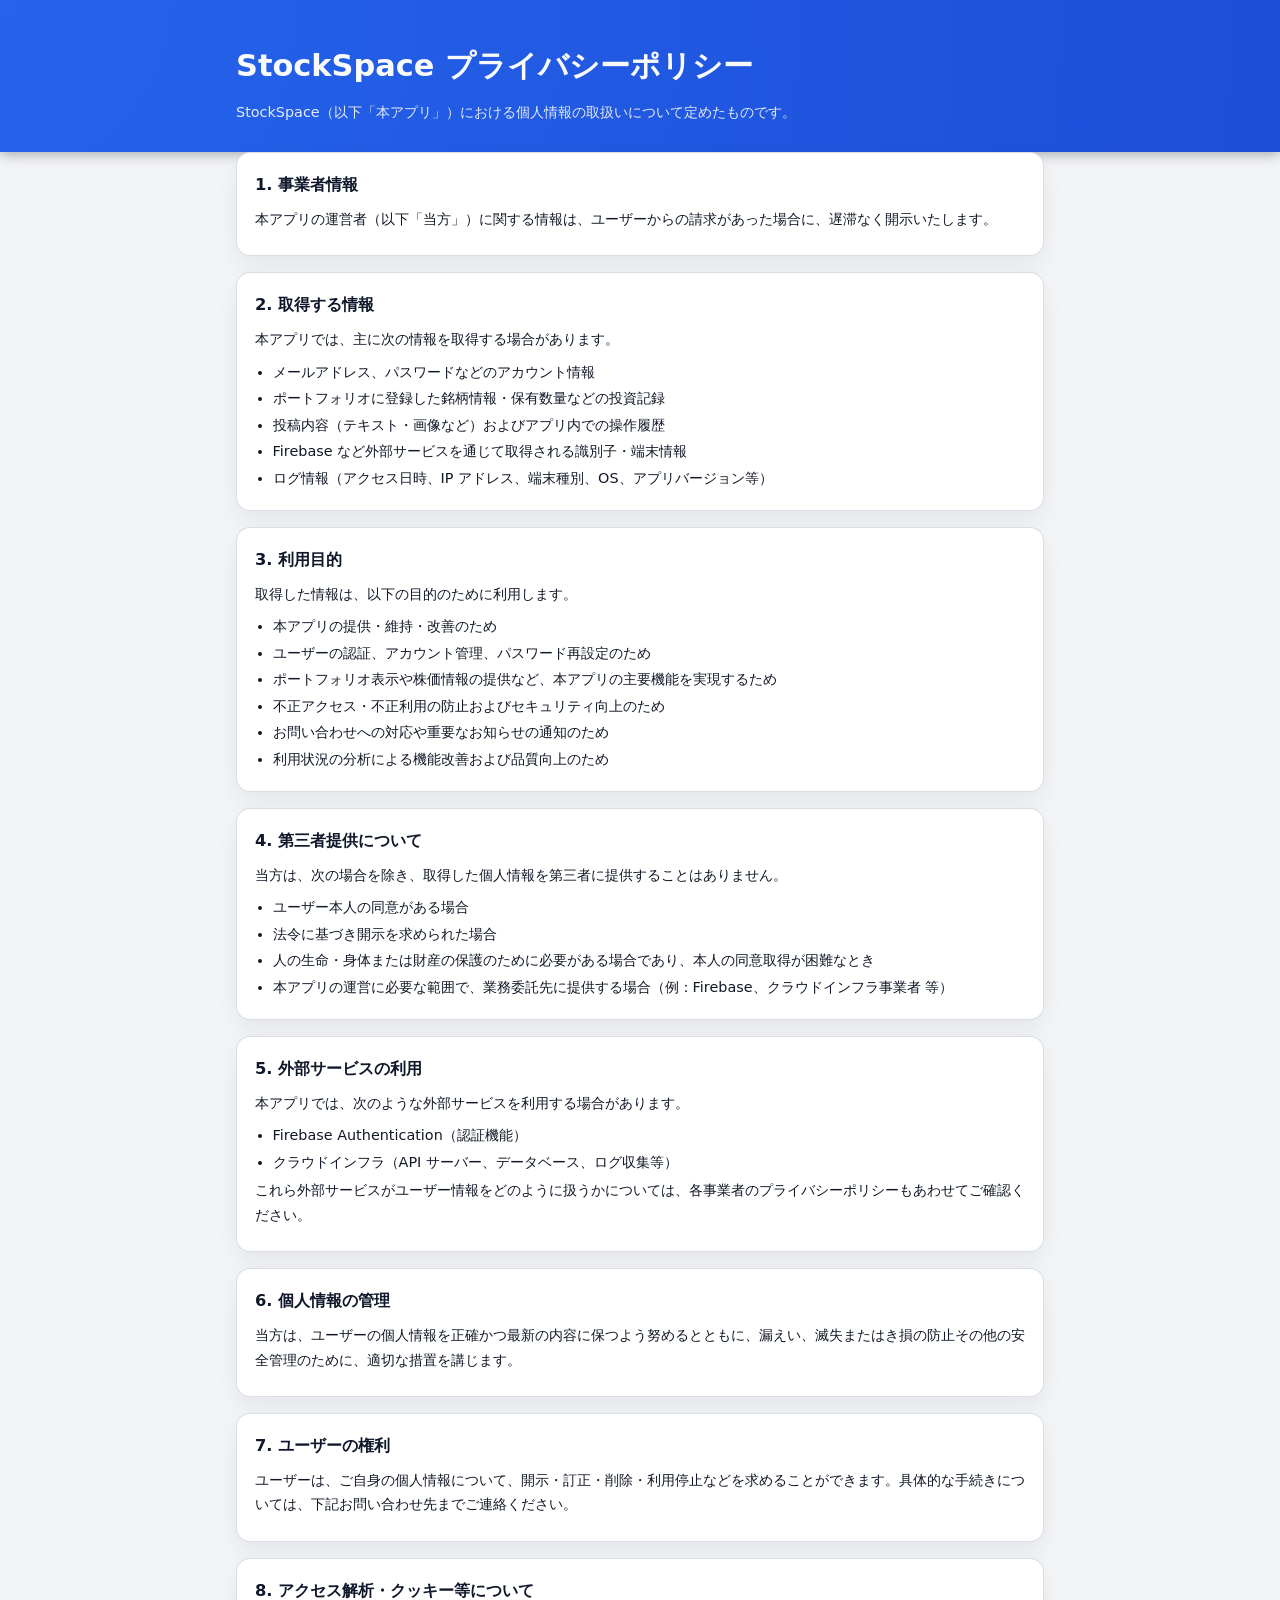
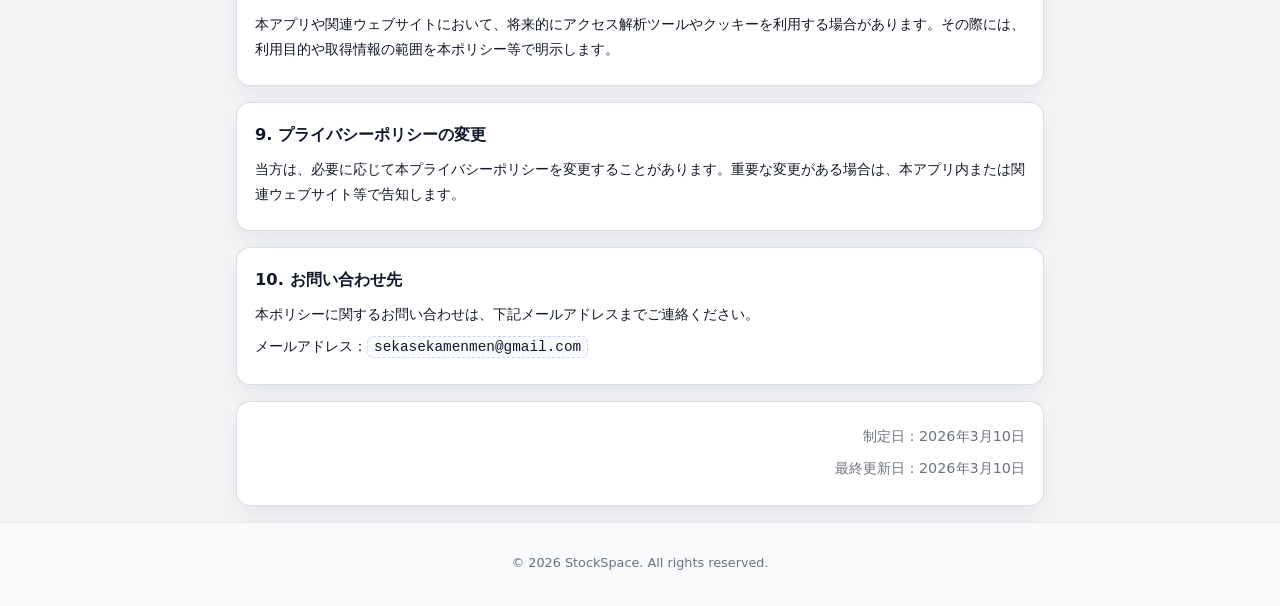
<file: index.html>
<!DOCTYPE html>
<html lang="ja">
  <head>
    <meta charset="UTF-8" />
    <meta name="viewport" content="width=device-width, initial-scale=1" />
    <title>StockSpace プライバシーポリシー</title>
    <link rel="stylesheet" href="styles.css" />
  </head>
  <body>
    <header class="site-header">
      <div class="container">
        <h1 class="site-title">StockSpace プライバシーポリシー</h1>
        <p class="site-subtitle">StockSpace（以下「本アプリ」）における個人情報の取扱いについて定めたものです。</p>
      </div>
    </header>

    <main class="container">
      <section class="card">
        <h2>1. 事業者情報</h2>
        <p>
          本アプリの運営者（以下「当方」）に関する情報は、ユーザーからの請求があった場合に、遅滞なく開示いたします。
        </p>
      </section>

      <section class="card">
        <h2>2. 取得する情報</h2>
        <p>本アプリでは、主に次の情報を取得する場合があります。</p>
        <ul>
          <li>メールアドレス、パスワードなどのアカウント情報</li>
          <li>ポートフォリオに登録した銘柄情報・保有数量などの投資記録</li>
          <li>投稿内容（テキスト・画像など）およびアプリ内での操作履歴</li>
          <li>Firebase など外部サービスを通じて取得される識別子・端末情報</li>
          <li>ログ情報（アクセス日時、IP アドレス、端末種別、OS、アプリバージョン等）</li>
        </ul>
      </section>

      <section class="card">
        <h2>3. 利用目的</h2>
        <p>取得した情報は、以下の目的のために利用します。</p>
        <ul>
          <li>本アプリの提供・維持・改善のため</li>
          <li>ユーザーの認証、アカウント管理、パスワード再設定のため</li>
          <li>ポートフォリオ表示や株価情報の提供など、本アプリの主要機能を実現するため</li>
          <li>不正アクセス・不正利用の防止およびセキュリティ向上のため</li>
          <li>お問い合わせへの対応や重要なお知らせの通知のため</li>
          <li>利用状況の分析による機能改善および品質向上のため</li>
        </ul>
      </section>

      <section class="card">
        <h2>4. 第三者提供について</h2>
        <p>
          当方は、次の場合を除き、取得した個人情報を第三者に提供することはありません。
        </p>
        <ul>
          <li>ユーザー本人の同意がある場合</li>
          <li>法令に基づき開示を求められた場合</li>
          <li>人の生命・身体または財産の保護のために必要がある場合であり、本人の同意取得が困難なとき</li>
          <li>本アプリの運営に必要な範囲で、業務委託先に提供する場合（例：Firebase、クラウドインフラ事業者 等）</li>
        </ul>
      </section>

      <section class="card">
        <h2>5. 外部サービスの利用</h2>
        <p>本アプリでは、次のような外部サービスを利用する場合があります。</p>
        <ul>
          <li>Firebase Authentication（認証機能）</li>
          <li>クラウドインフラ（API サーバー、データベース、ログ収集等）</li>
        </ul>
        <p>
          これら外部サービスがユーザー情報をどのように扱うかについては、各事業者のプライバシーポリシーもあわせてご確認ください。
        </p>
      </section>

      <section class="card">
        <h2>6. 個人情報の管理</h2>
        <p>
          当方は、ユーザーの個人情報を正確かつ最新の内容に保つよう努めるとともに、漏えい、滅失またはき損の防止その他の安全管理のために、適切な措置を講じます。
        </p>
      </section>

      <section class="card">
        <h2>7. ユーザーの権利</h2>
        <p>
          ユーザーは、ご自身の個人情報について、開示・訂正・削除・利用停止などを求めることができます。具体的な手続きについては、下記お問い合わせ先までご連絡ください。
        </p>
      </section>

      <section class="card">
        <h2>8. アクセス解析・クッキー等について</h2>
        <p>
          本アプリや関連ウェブサイトにおいて、将来的にアクセス解析ツールやクッキーを利用する場合があります。その際には、利用目的や取得情報の範囲を本ポリシー等で明示します。
        </p>
      </section>

      <section class="card">
        <h2>9. プライバシーポリシーの変更</h2>
        <p>
          当方は、必要に応じて本プライバシーポリシーを変更することがあります。重要な変更がある場合は、本アプリ内または関連ウェブサイト等で告知します。
        </p>
      </section>

      <section class="card">
        <h2>10. お問い合わせ先</h2>
        <p>
          本ポリシーに関するお問い合わせは、下記メールアドレスまでご連絡ください。
        </p>
        <p class="contact">
          メールアドレス：<span>sekasekamenmen@gmail.com</span>
        </p>
      </section>

      <section class="card card-meta">
        <p>制定日：2026年3月10日</p>
        <p>最終更新日：2026年3月10日</p>
      </section>
    </main>

    <footer class="site-footer">
      <div class="container">
        <p>&copy; 2026 StockSpace. All rights reserved.</p>
      </div>
    </footer>
  </body>
</html>
</file>
<file: styles.css>
*,
*::before,
*::after {
  box-sizing: border-box;
}

html,
body {
  margin: 0;
  padding: 0;
}

body {
  font-family: system-ui, -apple-system, BlinkMacSystemFont, "Segoe UI",
    "Hiragino Sans", "ヒラギノ角ゴ ProN", "Yu Gothic", "游ゴシック体",
    "Meiryo", sans-serif;
  line-height: 1.7;
  color: #111827;
  background-color: #f3f4f6;
}

.container {
  width: 100%;
  max-width: 840px;
  margin: 0 auto;
  padding: 0 16px;
}

.site-header {
  background: radial-gradient(circle at top left, #2563eb, #1d4ed8);
  color: #f9fafb;
  padding: 40px 0 28px;
  box-shadow: 0 2px 12px rgba(15, 23, 42, 0.35);
}

.site-title {
  margin: 0 0 8px;
  font-size: clamp(1.6rem, 3vw, 1.9rem);
  font-weight: 700;
}

.site-subtitle {
  margin: 0;
  font-size: 0.9rem;
  opacity: 0.9;
}

main {
  padding: 24px 0 40px;
}

.card {
  background-color: #ffffff;
  border-radius: 14px;
  padding: 18px 18px 16px;
  margin-bottom: 16px;
  box-shadow: 0 10px 25px rgba(15, 23, 42, 0.06);
  border: 1px solid rgba(148, 163, 184, 0.35);
}

.card h2 {
  margin: 0 0 8px;
  font-size: 1.02rem;
  color: #0f172a;
}

.card p {
  margin: 4px 0 8px;
  font-size: 0.9rem;
}

.card ul {
  margin: 4px 0 4px 1.1rem;
  padding: 0;
  font-size: 0.9rem;
}

.card li {
  margin-bottom: 2px;
}

.card-meta {
  text-align: right;
  font-size: 0.8rem;
  color: #6b7280;
}

.contact span {
  font-family: ui-monospace, SFMono-Regular, Menlo, Monaco, Consolas,
    "Liberation Mono", "Courier New", monospace;
  background: #f9fafb;
  border-radius: 6px;
  padding: 2px 6px;
  border: 1px dashed #cbd5f5;
}

.site-footer {
  border-top: 1px solid #e5e7eb;
  padding: 16px 0 20px;
  text-align: center;
  font-size: 0.8rem;
  color: #6b7280;
  background-color: #f9fafb;
}

@media (max-width: 640px) {
  .site-header {
    padding: 28px 0 20px;
  }

  .card {
    padding: 14px 14px 12px;
    border-radius: 12px;
  }

  .card h2 {
    font-size: 0.98rem;
  }

  .card p,
  .card ul {
    font-size: 0.86rem;
  }
}
</file>
